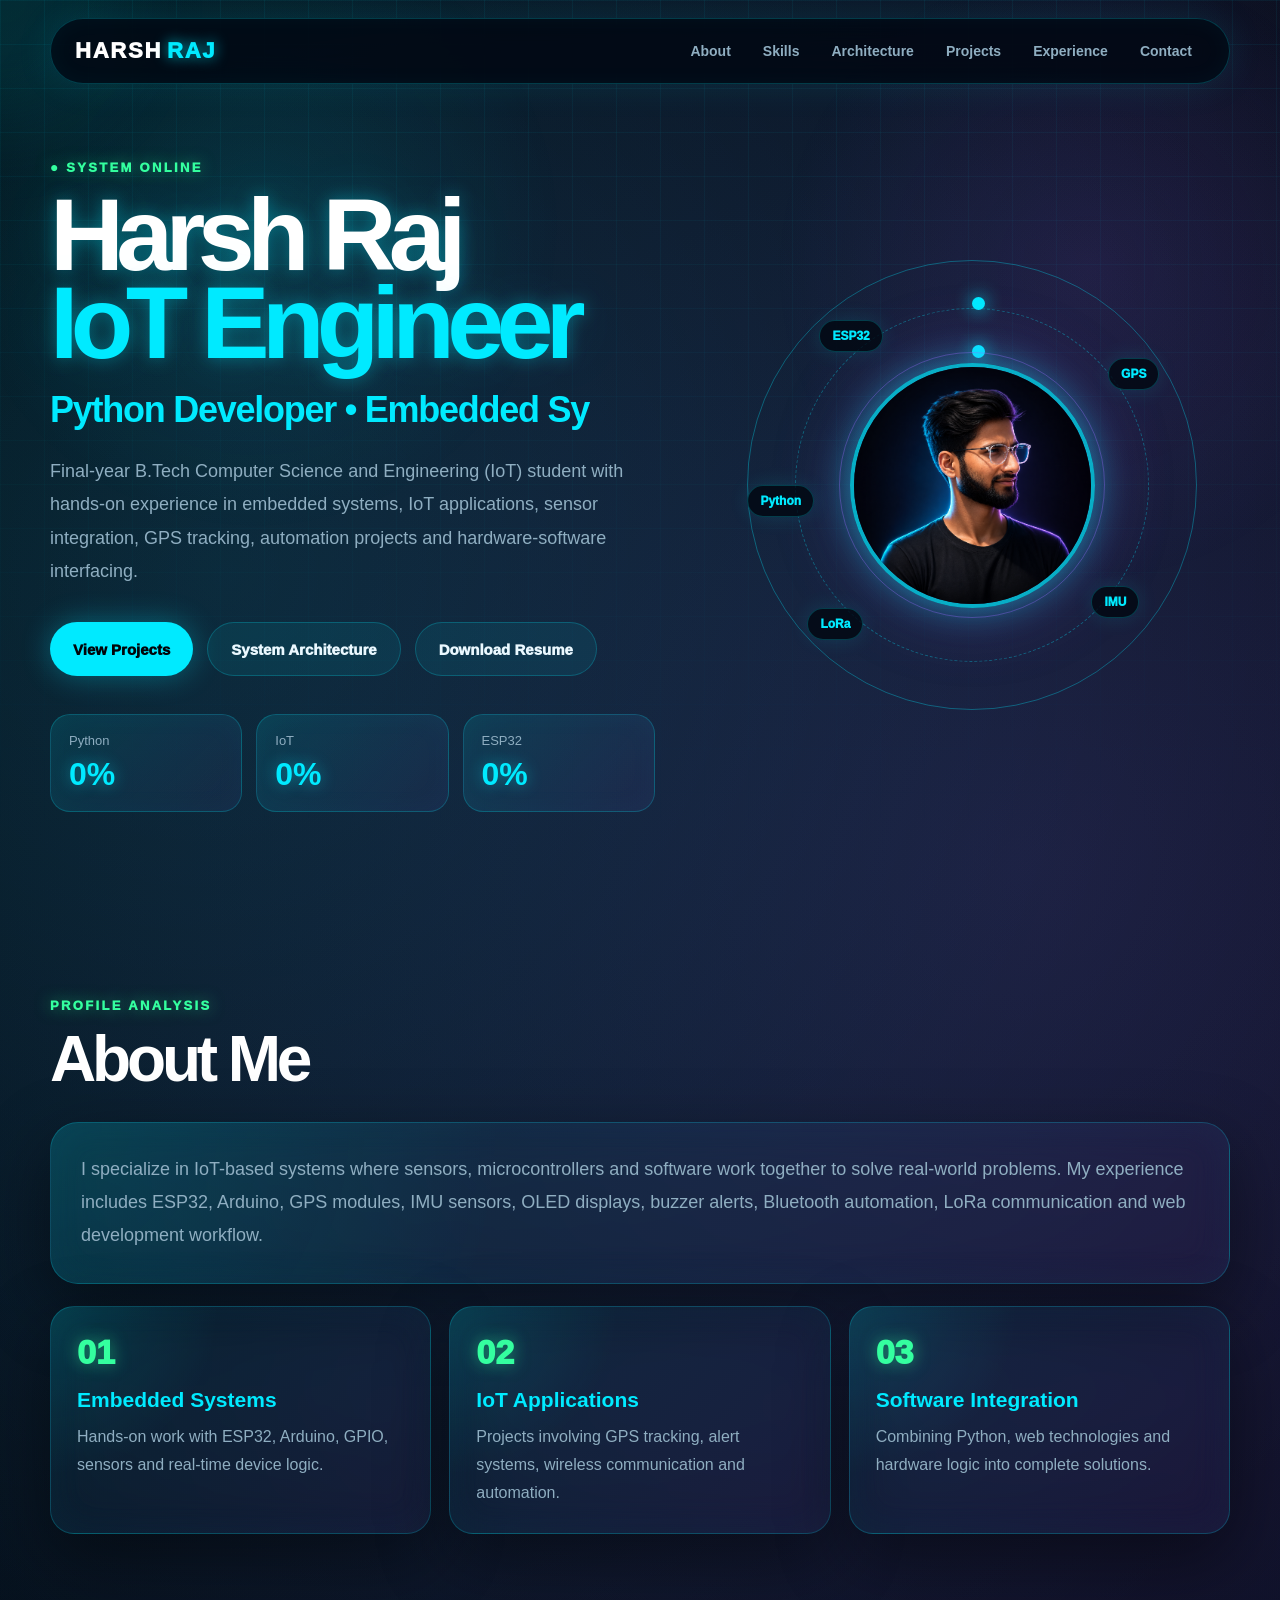
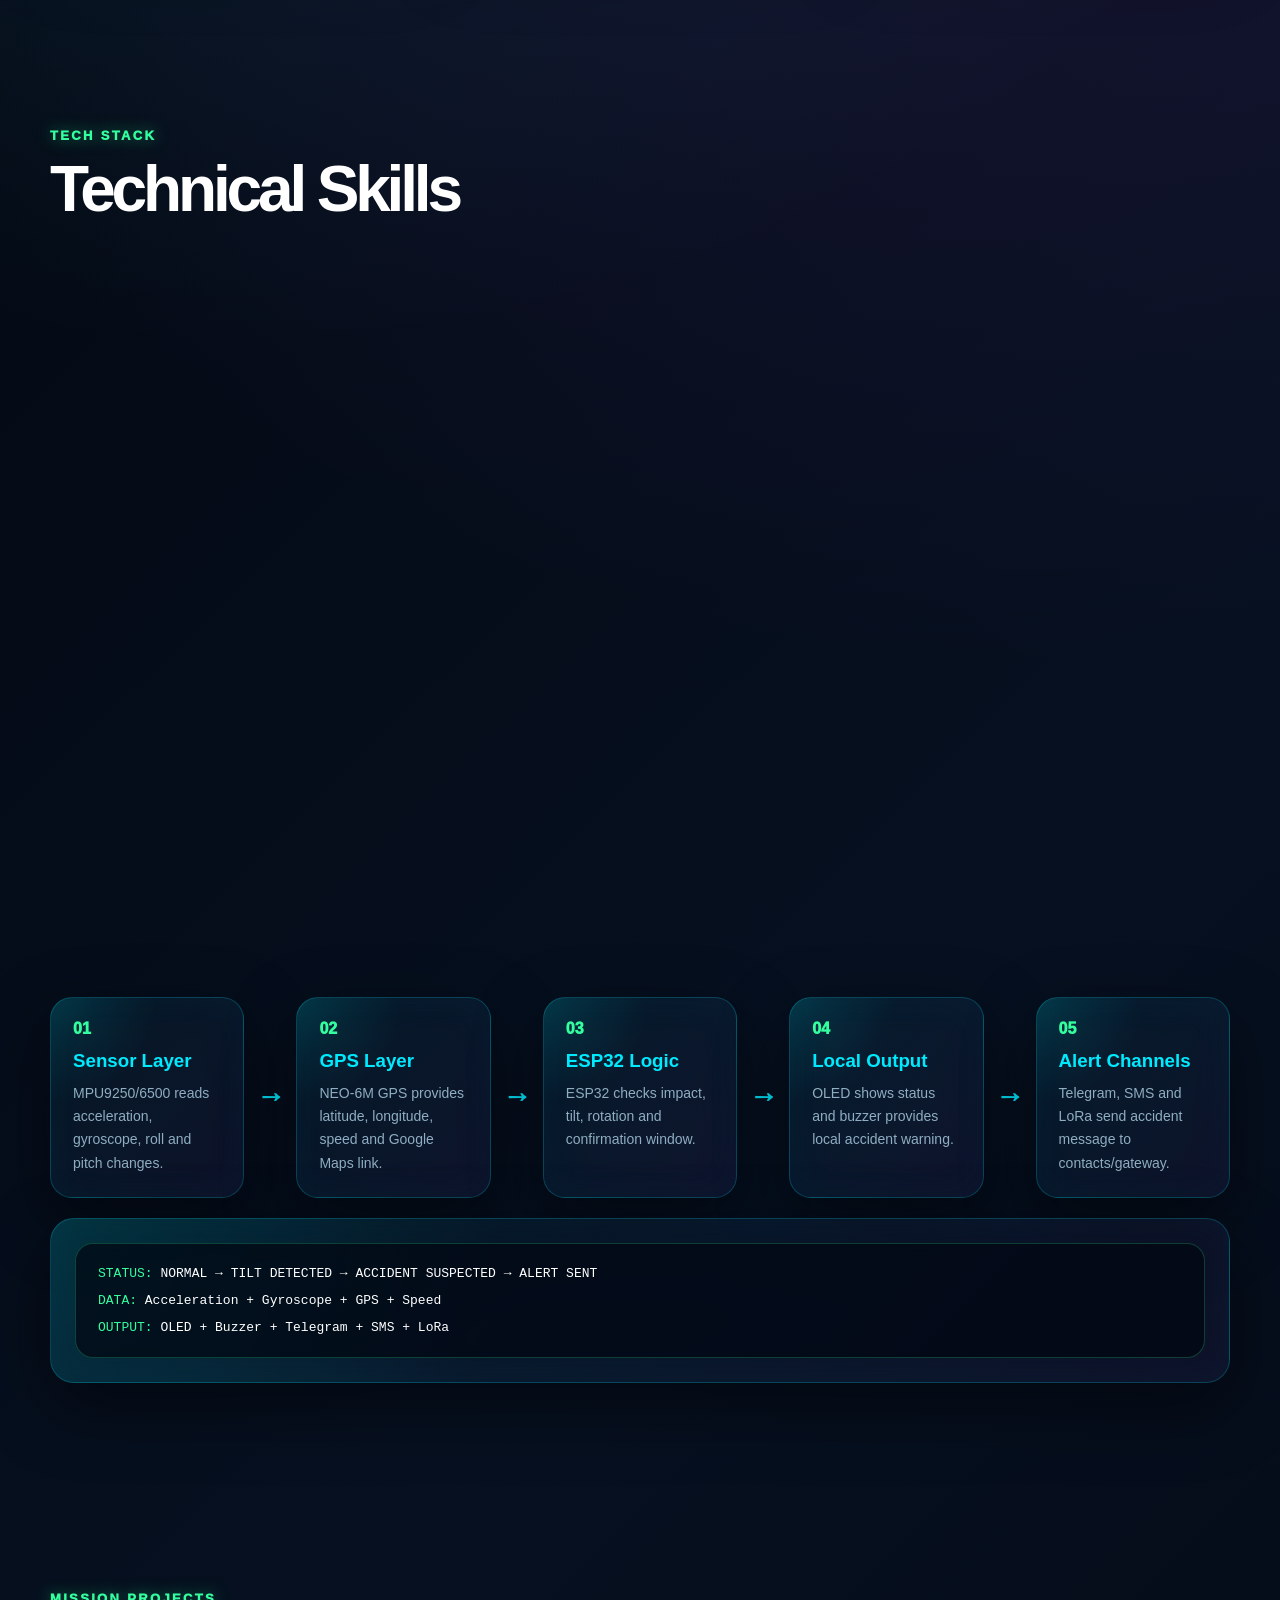
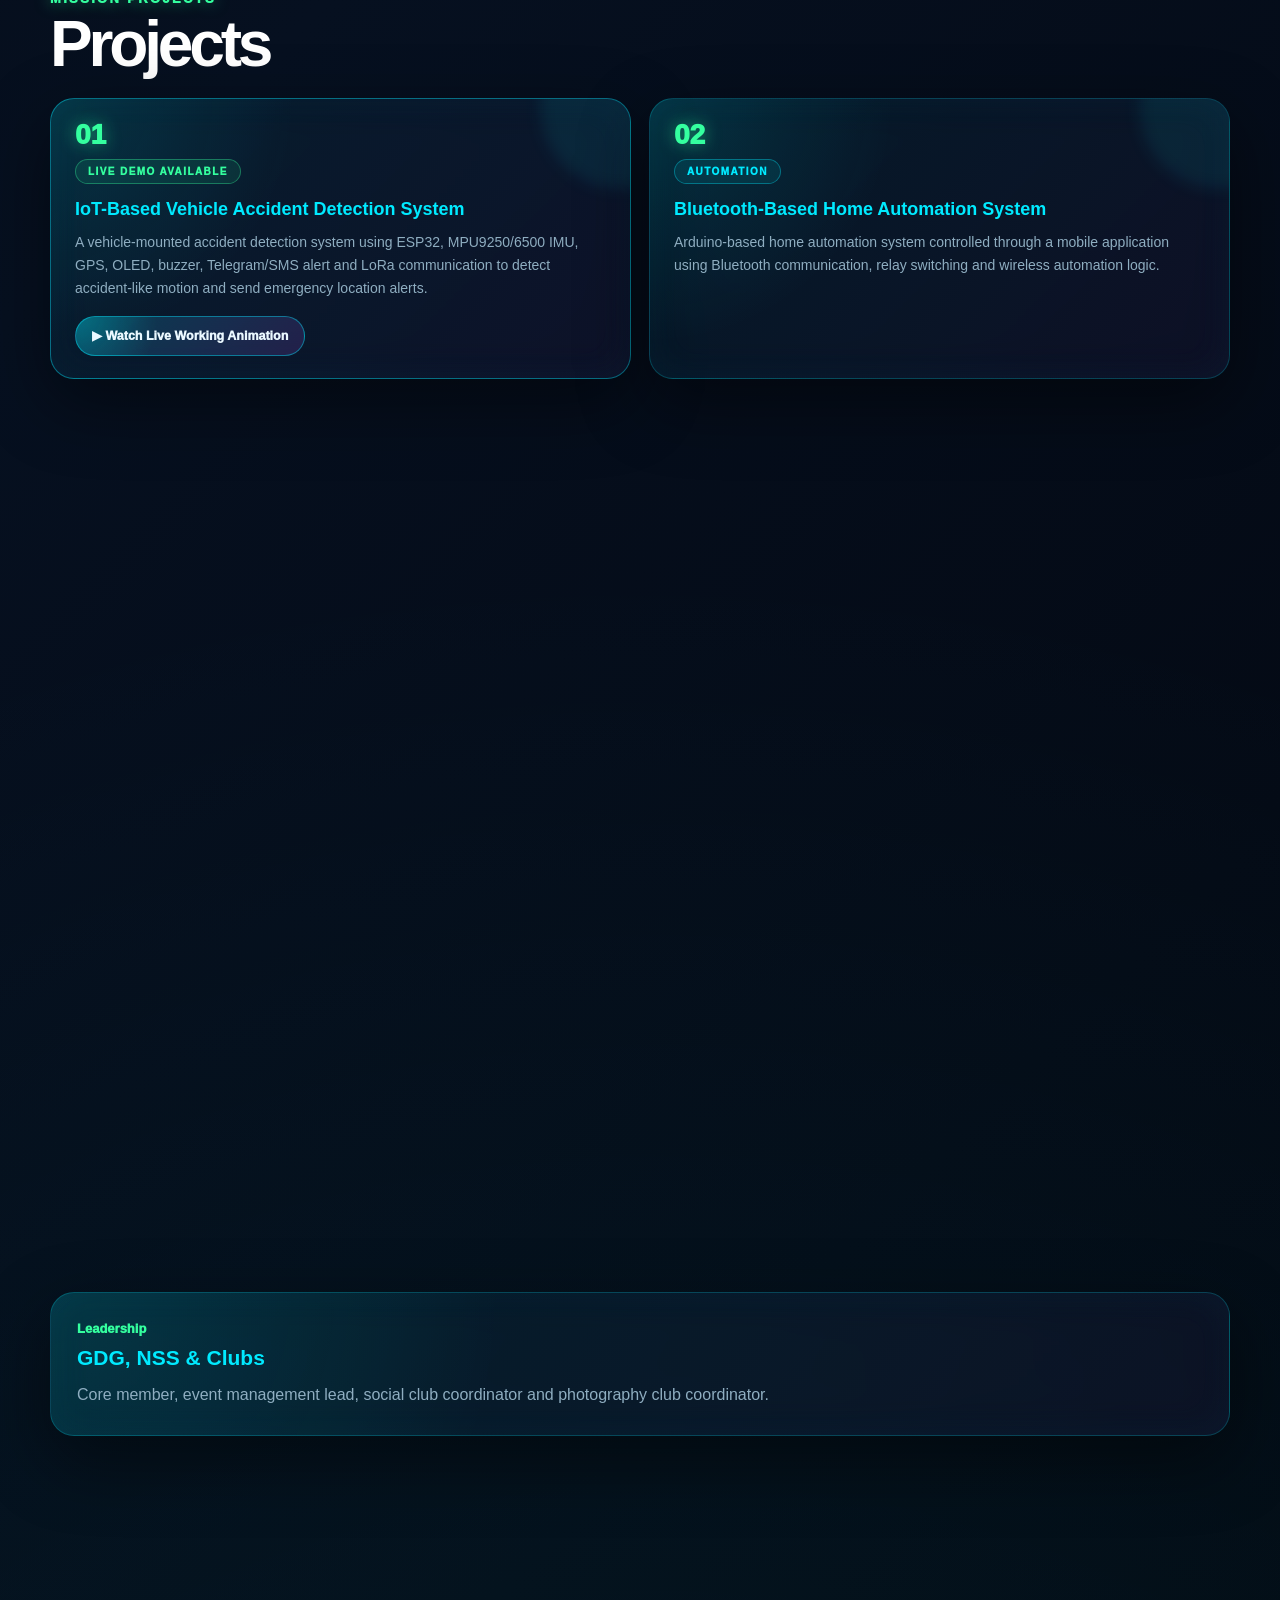
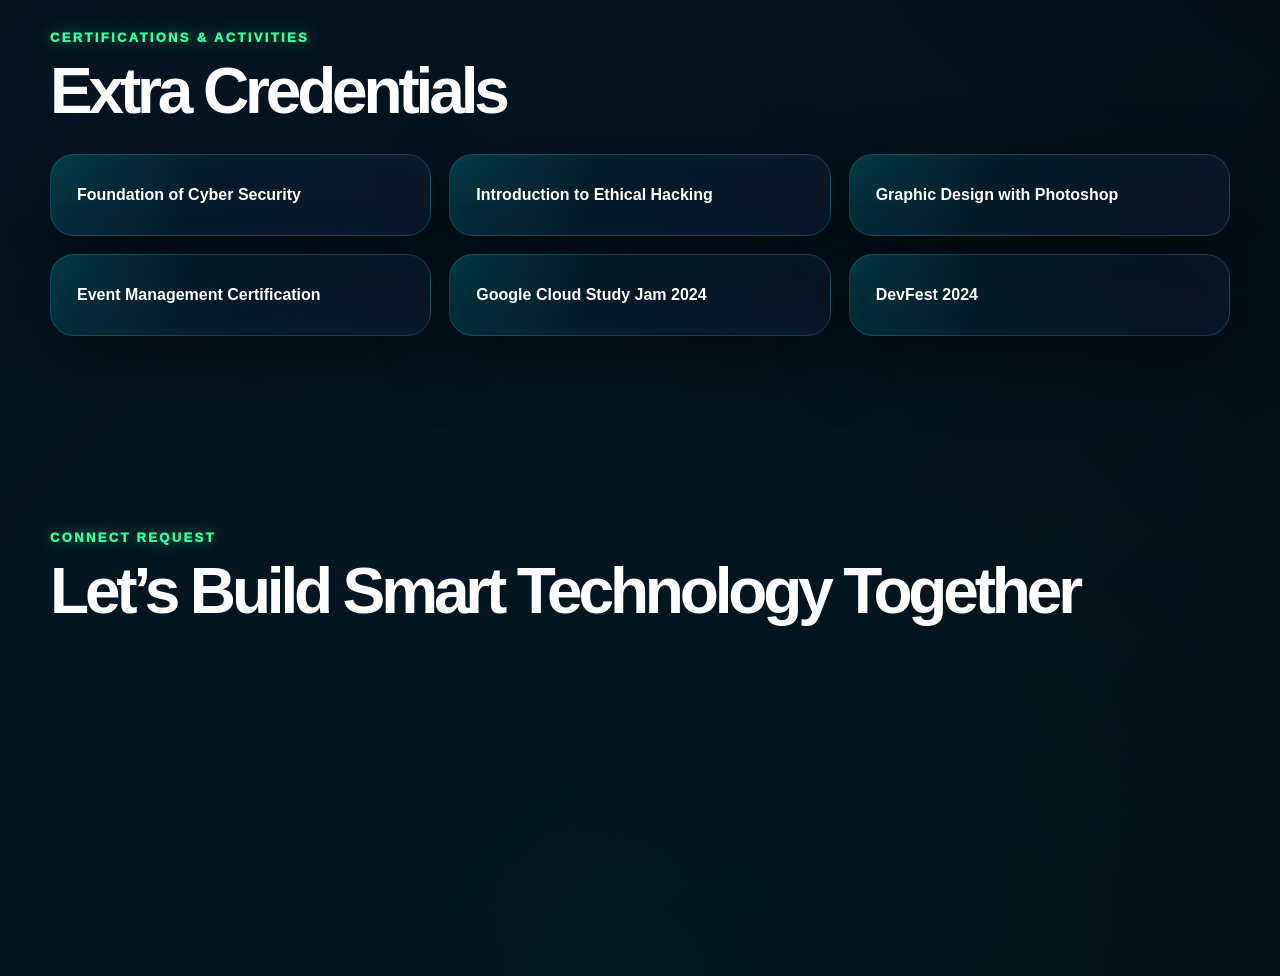
<file: index.html>
<!DOCTYPE html>
<html lang="en" data-theme="dark">
<head>
  <meta charset="UTF-8" />
  <meta name="viewport" content="width=device-width, initial-scale=1.0" />

  <title>Harsh Raj | IoT Engineer Portfolio</title>
  <meta
    name="description"
    content="Futuristic portfolio of Harsh Raj — IoT Engineer, Python Developer, Embedded Systems and Automation Enthusiast."
  />

  <link rel="stylesheet" href="./style.css" />
</head>

<body>
  <div class="bg-grid"></div>
  <div class="bg-noise"></div>
  <div class="scan-line"></div>
  <div class="cursor-glow" id="cursorGlow"></div>

  <header class="site-header" id="siteHeader">
    <nav class="navbar">
      <a href="#home" class="logo">
        HARSH<span>RAJ</span>
      </a>

      <button class="menu-btn" id="menuBtn" aria-label="Open menu">
        <span></span>
        <span></span>
      </button>

      <ul class="nav-links" id="navLinks">
        <li><a href="#about">About</a></li>
        <li><a href="#skills">Skills</a></li>
        <li><a href="#architecture">Architecture</a></li>
        <li><a href="#projects">Projects</a></li>
        <li><a href="#experience">Experience</a></li>
        <li><a href="#contact">Contact</a></li>
      </ul>
    </nav>
  </header>

  <main>
    <!-- HERO -->
    <section class="hero section-block" id="home">
      <div class="hero-content reveal">
        <p class="eyebrow status-text">● SYSTEM ONLINE</p>

        <h1>
          Harsh Raj
          <span>IoT Engineer</span>
        </h1>

        <h2 class="typing-text">Python Developer • Embedded Systems • Automation</h2>

        <p class="hero-desc">
          Final-year B.Tech Computer Science and Engineering (IoT) student with hands-on
          experience in embedded systems, IoT applications, sensor integration, GPS tracking,
          automation projects and hardware-software interfacing.
        </p>

        <div class="hero-actions">
          <a href="#projects" class="btn primary">View Projects</a>
          <a href="#architecture" class="btn secondary">System Architecture</a>
          <a href="./assets/resume.pdf" download class="btn ghost">Download Resume</a>
        </div>

        <div class="hud-stats">
          <div class="stat-card">
            <span>Python</span>
            <strong data-count="92">0%</strong>
          </div>

          <div class="stat-card">
            <span>IoT</span>
            <strong data-count="90">0%</strong>
          </div>

          <div class="stat-card">
            <span>ESP32</span>
            <strong data-count="88">0%</strong>
          </div>
        </div>
      </div>

      <div class="hero-visual reveal delay-2">
        <div class="profile-hud">
          <div class="orbit orbit-1"></div>
          <div class="orbit orbit-2"></div>
          <div class="orbit orbit-3"></div>

          <div class="profile-glow"></div>

          <img src="./assets/harsh-profile.png" alt="Harsh Raj IoT Engineer" class="profile-img" />

          <div class="hud-tag tag-1">ESP32</div>
          <div class="hud-tag tag-2">GPS</div>
          <div class="hud-tag tag-3">IMU</div>
          <div class="hud-tag tag-4">LoRa</div>
          <div class="hud-tag tag-5">Python</div>
        </div>
      </div>
    </section>

    <!-- ABOUT -->
    <section class="section" id="about">
      <p class="section-tag reveal">PROFILE ANALYSIS</p>
      <h2 class="section-title reveal">About Me</h2>

      <div class="about-panel reveal">
        <p>
          I specialize in IoT-based systems where sensors, microcontrollers and software
          work together to solve real-world problems. My experience includes ESP32,
          Arduino, GPS modules, IMU sensors, OLED displays, buzzer alerts, Bluetooth
          automation, LoRa communication and web development workflow.
        </p>
      </div>

      <div class="about-mini-grid">
        <div class="mini-card reveal">
          <span>01</span>
          <h3>Embedded Systems</h3>
          <p>Hands-on work with ESP32, Arduino, GPIO, sensors and real-time device logic.</p>
        </div>

        <div class="mini-card reveal delay-1">
          <span>02</span>
          <h3>IoT Applications</h3>
          <p>Projects involving GPS tracking, alert systems, wireless communication and automation.</p>
        </div>

        <div class="mini-card reveal delay-2">
          <span>03</span>
          <h3>Software Integration</h3>
          <p>Combining Python, web technologies and hardware logic into complete solutions.</p>
        </div>
      </div>
    </section>

    <!-- SKILLS -->
    <section class="section" id="skills">
      <p class="section-tag reveal">TECH STACK</p>
      <h2 class="section-title reveal">Technical Skills</h2>

      <div class="skill-grid">
        <div class="skill-card reveal">
          <div class="skill-icon">⌘</div>
          <h3>Languages</h3>
          <p>Python, C, C++, HTML, CSS</p>
        </div>

        <div class="skill-card reveal delay-1">
          <div class="skill-icon">⚙</div>
          <h3>Embedded & IoT</h3>
          <p>Arduino, ESP32, Microcontroller Programming, Sensor Interfacing</p>
        </div>

        <div class="skill-card reveal delay-2">
          <div class="skill-icon">⇄</div>
          <h3>Protocols</h3>
          <p>I2C, SPI, UART, Wi-Fi, Bluetooth, LoRa</p>
        </div>

        <div class="skill-card reveal">
          <div class="skill-icon">◉</div>
          <h3>Modules</h3>
          <p>GPS Module, IMU Sensor, OLED Display, Buzzer, Bluetooth Module</p>
        </div>

        <div class="skill-card reveal delay-1">
          <div class="skill-icon">▣</div>
          <h3>Tools</h3>
          <p>Arduino IDE, VS Code, Salesforce Trailhead, GitHub Pages</p>
        </div>

        <div class="skill-card reveal delay-2">
          <div class="skill-icon">✦</div>
          <h3>Focus Areas</h3>
          <p>Automation, Sensor Fusion, IoT Cloud, Alert Systems, Web Design</p>
        </div>
      </div>
    </section>

    <!-- SYSTEM ARCHITECTURE -->
    <section class="section architecture-section" id="architecture">
      <p class="section-tag reveal">SYSTEM ARCHITECTURE</p>
      <h2 class="section-title reveal">Accident Detection Working Flow</h2>

      <div class="architecture-grid reveal">
        <div class="arch-card">
          <span>01</span>
          <h3>Sensor Layer</h3>
          <p>MPU9250/6500 reads acceleration, gyroscope, roll and pitch changes.</p>
        </div>

        <div class="arch-arrow">→</div>

        <div class="arch-card">
          <span>02</span>
          <h3>GPS Layer</h3>
          <p>NEO-6M GPS provides latitude, longitude, speed and Google Maps link.</p>
        </div>

        <div class="arch-arrow">→</div>

        <div class="arch-card">
          <span>03</span>
          <h3>ESP32 Logic</h3>
          <p>ESP32 checks impact, tilt, rotation and confirmation window.</p>
        </div>

        <div class="arch-arrow">→</div>

        <div class="arch-card">
          <span>04</span>
          <h3>Local Output</h3>
          <p>OLED shows status and buzzer provides local accident warning.</p>
        </div>

        <div class="arch-arrow">→</div>

        <div class="arch-card">
          <span>05</span>
          <h3>Alert Channels</h3>
          <p>Telegram, SMS and LoRa send accident message to contacts/gateway.</p>
        </div>
      </div>

      <div class="system-panel reveal delay-2">
        <div class="system-screen">
          <p>STATUS: <span>NORMAL → TILT DETECTED → ACCIDENT SUSPECTED → ALERT SENT</span></p>
          <p>DATA: <span>Acceleration + Gyroscope + GPS + Speed</span></p>
          <p>OUTPUT: <span>OLED + Buzzer + Telegram + SMS + LoRa</span></p>
        </div>
      </div>
    </section>

    <!-- PROJECTS -->
    <section class="section" id="projects">
      <p class="section-tag reveal">MISSION PROJECTS</p>
      <h2 class="section-title reveal">Projects</h2>

      <div class="project-grid">
        <article class="project-card featured-project reveal">
          <span class="project-num">01</span>
          <div class="project-badge">LIVE DEMO AVAILABLE</div>

          <h3>IoT-Based Vehicle Accident Detection System</h3>

          <p>
            A vehicle-mounted accident detection system using ESP32, MPU9250/6500 IMU,
            GPS, OLED, buzzer, Telegram/SMS alert and LoRa communication to detect
            accident-like motion and send emergency location alerts.
          </p>

          <div class="project-actions">
            <a href="./accident-animation-v2.html" target="_blank" class="project-demo-btn">
              ▶ Watch Live Working Animation
            </a>
          </div>
        </article>

        <article class="project-card reveal delay-1">
          <span class="project-num">02</span>
          <div class="project-badge alt">AUTOMATION</div>

          <h3>Bluetooth-Based Home Automation System</h3>

          <p>
            Arduino-based home automation system controlled through a mobile application
            using Bluetooth communication, relay switching and wireless automation logic.
          </p>
        </article>

        <article class="project-card reveal delay-2">
          <span class="project-num">03</span>
          <div class="project-badge">LIVE WEBSITE PROJECT</div>

          <h3>Graphic Designer Portfolio Website</h3>

          <p>
            Designed and developed a modern Apple-style creative portfolio website to
            showcase graphic design, video editing, social media creatives, event branding
            and personal creative work using HTML, CSS and JavaScript.
          </p>

          <div class="project-actions">
            <a
              href="https://harsh74raj88.github.io/harsh-raj-Graphic-Designer-portfolio/"
              target="_blank"
              class="project-demo-btn"
            >
              ↗ View Live Graphic Portfolio
            </a>
          </div>
        </article>

        <article class="project-card reveal delay-3">
          <span class="project-num">04</span>
          <div class="project-badge alt">CURRENT PORTFOLIO</div>

          <h3>IoT Engineer Portfolio Website</h3>

          <p>
            Built a futuristic JARVIS HUD-style IoT engineer portfolio website to showcase
            technical skills, embedded systems projects, internships, leadership activities
            and live accident detection animation using HTML, CSS and JavaScript.
          </p>

          <div class="project-actions">
            <a href="./index.html" class="project-demo-btn">
              ↗ View This IoT Portfolio
            </a>
          </div>
        </article>
      </div>
    </section>

    <!-- EXPERIENCE -->
    <section class="section" id="experience">
      <p class="section-tag reveal">EXPERIENCE LOG</p>
      <h2 class="section-title reveal">Internships & Activities</h2>

      <div class="timeline">
        <div class="timeline-item reveal">
          <span>May 2025 – Jun 2025</span>
          <h3>Polytropic Services Pvt. Ltd.</h3>
          <p>Industrial Intern — Web Design Technologies using HTML, CSS and JavaScript.</p>
        </div>

        <div class="timeline-item reveal delay-1">
          <span>Dec 2023 – Jan 2024</span>
          <h3>Salesforce Developer Virtual Internship</h3>
          <p>Completed Trailhead modules covering Apex, APIs, LWC, automation and debugging.</p>
        </div>

        <div class="timeline-item reveal delay-2">
          <span>Leadership</span>
          <h3>GDG, NSS & Clubs</h3>
          <p>Core member, event management lead, social club coordinator and photography club coordinator.</p>
        </div>
      </div>
    </section>

    <!-- CERTIFICATIONS -->
    <section class="section cert-section">
      <p class="section-tag reveal">CERTIFICATIONS & ACTIVITIES</p>
      <h2 class="section-title reveal">Extra Credentials</h2>

      <div class="cert-grid">
        <div class="cert-card reveal">Foundation of Cyber Security</div>
        <div class="cert-card reveal delay-1">Introduction to Ethical Hacking</div>
        <div class="cert-card reveal delay-2">Graphic Design with Photoshop</div>
        <div class="cert-card reveal delay-3">Event Management Certification</div>
        <div class="cert-card reveal">Google Cloud Study Jam 2024</div>
        <div class="cert-card reveal delay-1">DevFest 2024</div>
      </div>
    </section>

    <!-- CONTACT -->
    <section class="section contact" id="contact">
      <p class="section-tag reveal">CONNECT REQUEST</p>
      <h2 class="section-title reveal">Let’s Build Smart Technology Together</h2>

      <div class="contact-panel reveal">
        <a href="mailto:harsh74raj88@gmail.com">✉ harsh74raj88@gmail.com</a>
        <a href="tel:+917488638300">☎ +91 7488638300</a>
        <a href="https://www.linkedin.com/in/harsh-raj-9981b428a/" target="_blank">in LinkedIn Profile</a>
        <a href="https://github.com/harsh74raj88" target="_blank">⌘ GitHub Profile</a>
        <a href="./assets/resume.pdf" download>⬇ Download Resume</a>
        <span>📍 Patna, Bihar, India</span>
      </div>

      <p class="footer-text reveal">
        Designed as a futuristic IoT HUD interface — powered by HTML, CSS and JavaScript.
      </p>
    </section>
  </main>

  <script src="./script.js"></script>
</body>
</html>
</file>
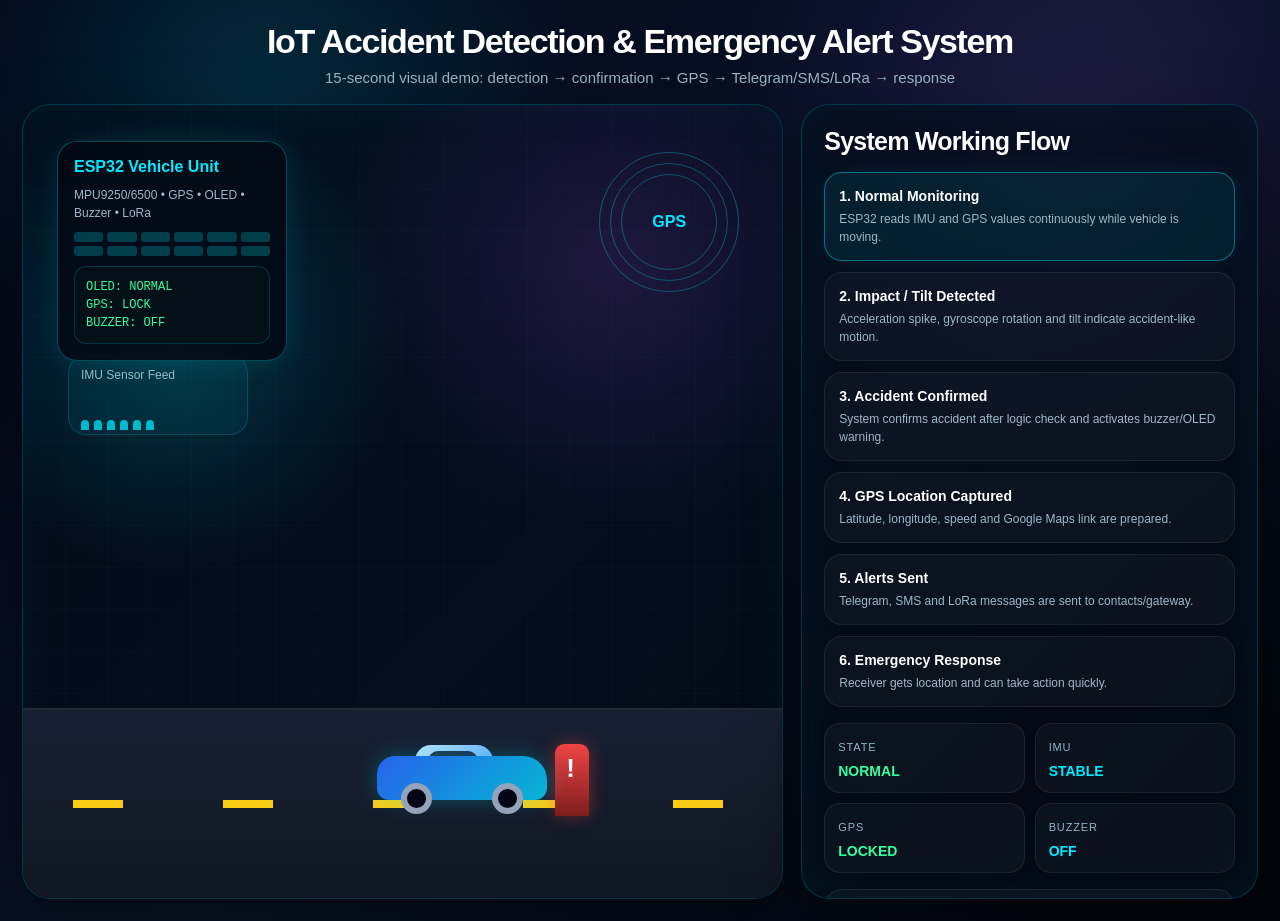
<file: accident-animation-v2.html>
<!DOCTYPE html>
<html lang="en">
<head>
  <meta charset="UTF-8" />
  <meta name="viewport" content="width=device-width, initial-scale=1.0" />
  <title>IoT Accident Detection Animation V2</title>

  <style>
    * {
      margin: 0;
      padding: 0;
      box-sizing: border-box;
      font-family: "Segoe UI", Arial, sans-serif;
    }

    body {
      min-height: 100vh;
      background:
        radial-gradient(circle at 20% 10%, rgba(0, 234, 255, 0.14), transparent 25%),
        radial-gradient(circle at 85% 15%, rgba(168, 85, 247, 0.15), transparent 28%),
        linear-gradient(135deg, #020617, #071225, #02040a);
      color: #eaf8ff;
      overflow: hidden;
      padding: 22px;
    }

    .demo-title {
      text-align: center;
      margin-bottom: 18px;
    }

    .demo-title h1 {
      font-size: 34px;
      color: #ffffff;
      letter-spacing: -0.04em;
    }

    .demo-title p {
      color: #9db8c9;
      margin-top: 8px;
      font-size: 15px;
    }

    .demo-layout {
      width: min(1320px, 100%);
      height: calc(100vh - 105px);
      margin: 0 auto;
      display: grid;
      grid-template-columns: 1.25fr 0.75fr;
      gap: 18px;
    }

    .scene,
    .dashboard {
      position: relative;
      border-radius: 28px;
      border: 1px solid rgba(0, 234, 255, 0.20);
      background: rgba(4, 12, 24, 0.72);
      backdrop-filter: blur(20px);
      overflow: hidden;
      box-shadow:
        0 24px 70px rgba(0, 0, 0, 0.42),
        inset 0 0 50px rgba(0, 234, 255, 0.05);
    }

    .scene {
      height: 100%;
    }

    .grid {
      position: absolute;
      inset: 0;
      background-image:
        linear-gradient(rgba(0,234,255,0.05) 1px, transparent 1px),
        linear-gradient(90deg, rgba(0,234,255,0.05) 1px, transparent 1px);
      background-size: 42px 42px;
      opacity: 0.55;
    }

    .sky-glow {
      position: absolute;
      inset: 0;
      background:
        radial-gradient(circle at 20% 30%, rgba(0,234,255,0.18), transparent 28%),
        radial-gradient(circle at 78% 20%, rgba(168,85,247,0.16), transparent 32%);
    }

    .road {
      position: absolute;
      left: 0;
      bottom: 0;
      width: 100%;
      height: 190px;
      background: linear-gradient(#172033, #101722);
      border-top: 2px solid rgba(255,255,255,0.08);
      overflow: hidden;
    }

    .road::before {
      content: "";
      position: absolute;
      top: 50%;
      left: 0;
      width: 200%;
      height: 8px;
      transform: translateY(-50%);
      background: repeating-linear-gradient(
        to right,
        transparent 0 50px,
        #facc15 50px 100px,
        transparent 100px 150px
      );
      animation: roadMove 1.2s linear infinite;
    }

    @keyframes roadMove {
      from { transform: translateY(-50%) translateX(0); }
      to { transform: translateY(-50%) translateX(-150px); }
    }

    .device {
      position: absolute;
      top: 36px;
      left: 34px;
      width: 230px;
      padding: 16px;
      border-radius: 20px;
      border: 1px solid rgba(0,234,255,0.28);
      background: rgba(3, 10, 21, 0.88);
      box-shadow: 0 0 28px rgba(0,234,255,0.12);
      z-index: 5;
    }

    .device h3 {
      color: #00eaff;
      font-size: 16px;
      margin-bottom: 10px;
    }

    .chip {
      display: grid;
      grid-template-columns: repeat(6, 1fr);
      gap: 4px;
      margin: 10px 0;
    }

    .chip span {
      height: 10px;
      background: rgba(0,234,255,0.22);
      border-radius: 3px;
      animation: chipBlink 1.4s infinite;
    }

    .chip span:nth-child(2n) {
      animation-delay: 0.4s;
    }

    @keyframes chipBlink {
      0%, 100% { opacity: 0.3; }
      50% { opacity: 1; }
    }

    .oled {
      margin-top: 10px;
      padding: 11px;
      border-radius: 12px;
      border: 1px solid rgba(0,234,255,0.18);
      background: #031018;
      color: #32ff9f;
      font-family: monospace;
      font-size: 12px;
      line-height: 1.5;
    }

    .sensor-wave {
      position: absolute;
      top: 250px;
      left: 45px;
      width: 180px;
      height: 80px;
      border-radius: 18px;
      border: 1px solid rgba(0,234,255,0.18);
      background: rgba(0, 234, 255, 0.05);
      z-index: 4;
      padding: 12px;
    }

    .sensor-wave p {
      color: #9db8c9;
      font-size: 12px;
      margin-bottom: 10px;
    }

    .bars {
      display: flex;
      align-items: flex-end;
      gap: 5px;
      height: 38px;
    }

    .bars span {
      width: 8px;
      height: 10px;
      border-radius: 999px 999px 0 0;
      background: #00eaff;
      opacity: 0.75;
      animation: normalBars 1s infinite;
    }

    .bars span:nth-child(2) { animation-delay: 0.1s; }
    .bars span:nth-child(3) { animation-delay: 0.2s; }
    .bars span:nth-child(4) { animation-delay: 0.3s; }
    .bars span:nth-child(5) { animation-delay: 0.4s; }
    .bars span:nth-child(6) { animation-delay: 0.5s; }

    @keyframes normalBars {
      0%, 100% { height: 12px; }
      50% { height: 32px; }
    }

    .gps {
      position: absolute;
      top: 58px;
      right: 54px;
      width: 118px;
      height: 118px;
      border-radius: 50%;
      border: 1px solid rgba(0,234,255,0.30);
      display: grid;
      place-items: center;
      color: #00eaff;
      font-weight: 900;
      z-index: 4;
    }

    .gps::before,
    .gps::after {
      content: "";
      position: absolute;
      inset: 10px;
      border-radius: 50%;
      border: 1px solid rgba(0,234,255,0.30);
      animation: gpsPulse 2s linear infinite;
    }

    .gps::after {
      inset: -12px;
      animation-delay: 0.8s;
    }

    @keyframes gpsPulse {
      from { transform: scale(0.65); opacity: 1; }
      to { transform: scale(1.35); opacity: 0; }
    }

    .obstacle {
      position: absolute;
      right: 185px;
      bottom: 82px;
      width: 50px;
      height: 72px;
      z-index: 7;
    }

    .obstacle::before {
      content: "";
      position: absolute;
      bottom: 0;
      left: 8px;
      width: 34px;
      height: 72px;
      border-radius: 9px 9px 0 0;
      background: linear-gradient(#ef4444, #7f1d1d);
      box-shadow: 0 0 18px rgba(239,68,68,0.4);
    }

    .obstacle::after {
      content: "!";
      position: absolute;
      left: 19px;
      top: 9px;
      color: #ffffff;
      font-size: 26px;
      font-weight: 900;
    }

    .car {
      position: absolute;
      left: -190px;
      bottom: 84px;
      width: 170px;
      height: 75px;
      z-index: 9;
    }

    .car-body {
      position: absolute;
      bottom: 14px;
      width: 170px;
      height: 44px;
      border-radius: 18px 24px 12px 12px;
      background: linear-gradient(135deg, #2563eb, #06b6d4);
      box-shadow: 0 0 22px rgba(0,234,255,0.25);
    }

    .car-top {
      position: absolute;
      left: 38px;
      bottom: 43px;
      width: 78px;
      height: 26px;
      border-radius: 16px 16px 5px 5px;
      background: linear-gradient(135deg, #bae6fd, #60a5fa);
    }

    .window {
      position: absolute;
      left: 51px;
      bottom: 46px;
      width: 50px;
      height: 17px;
      border-radius: 10px 10px 3px 3px;
      background: rgba(2, 6, 23, 0.80);
    }

    .wheel {
      position: absolute;
      bottom: 0;
      width: 31px;
      height: 31px;
      border-radius: 50%;
      background: #020617;
      border: 6px solid #94a3b8;
      animation: wheelSpin 0.45s linear infinite;
    }

    .wheel.one { left: 24px; }
    .wheel.two { right: 24px; }

    @keyframes wheelSpin {
      to { transform: rotate(360deg); }
    }

    .car.drive {
      animation: drive 5.8s linear forwards;
    }

    @keyframes drive {
      to { left: calc(100% - 405px); }
    }

    .car.crashed {
      left: calc(100% - 405px);
      animation: crash 0.55s ease-in-out 5;
    }

    .car.crashed .wheel {
      animation-play-state: paused;
    }

    @keyframes crash {
      0% { transform: translate(0,0) rotate(0deg); }
      25% { transform: translate(-7px,2px) rotate(-4deg); }
      50% { transform: translate(5px,-2px) rotate(3deg); }
      75% { transform: translate(-4px,2px) rotate(-2deg); }
      100% { transform: translate(0,0) rotate(0deg); }
    }

    .impact {
      position: absolute;
      right: 238px;
      bottom: 120px;
      width: 0;
      height: 0;
      opacity: 0;
      z-index: 12;
    }

    .impact.show {
      opacity: 1;
    }

    .impact span {
      position: absolute;
      width: 6px;
      height: 50px;
      border-radius: 999px;
      background: linear-gradient(#ffffff, #f97316, transparent);
      transform-origin: bottom;
    }

    .impact span:nth-child(1) { transform: rotate(-65deg); }
    .impact span:nth-child(2) { transform: rotate(-30deg); }
    .impact span:nth-child(3) { transform: rotate(5deg); }
    .impact span:nth-child(4) { transform: rotate(42deg); }
    .impact span:nth-child(5) { transform: rotate(72deg); }

    .signal-line {
      position: absolute;
      left: 260px;
      top: 115px;
      width: 0;
      height: 2px;
      background: linear-gradient(to right, #00eaff, #34ff9f);
      box-shadow: 0 0 16px rgba(0,234,255,0.8);
      z-index: 6;
    }

    .signal-line.send {
      animation: sendSignal 1.8s ease forwards;
    }

    @keyframes sendSignal {
      to { width: 455px; }
    }

    .phone {
      position: absolute;
      right: 38px;
      bottom: 32px;
      width: 175px;
      height: 305px;
      border-radius: 26px;
      border: 2px solid rgba(255,255,255,0.12);
      background: #050b14;
      box-shadow: 0 20px 45px rgba(0,0,0,0.45);
      transform: translateY(24px);
      opacity: 0;
      transition: 0.5s ease;
      z-index: 15;
      overflow: hidden;
    }

    .phone.show {
      opacity: 1;
      transform: translateY(0);
    }

    .phone .top {
      height: 30px;
      display: grid;
      place-items: center;
    }

    .notch {
      width: 60px;
      height: 8px;
      border-radius: 999px;
      background: #172033;
    }

    .message {
      margin: 12px;
      padding: 12px;
      border-radius: 16px;
      background: rgba(0,234,255,0.09);
      border: 1px solid rgba(0,234,255,0.18);
    }

    .message h4 {
      color: #34ff9f;
      font-size: 14px;
      margin-bottom: 8px;
    }

    .message p {
      color: #dff6ff;
      font-size: 12px;
      line-height: 1.55;
      margin-bottom: 5px;
    }

    .lora {
      position: absolute;
      right: 260px;
      top: 205px;
      width: 165px;
      padding: 14px;
      border-radius: 18px;
      border: 1px solid rgba(168,85,247,0.35);
      background: rgba(19, 10, 34, 0.80);
      opacity: 0;
      transform: translateY(12px);
      transition: 0.5s ease;
      z-index: 8;
    }

    .lora.show {
      opacity: 1;
      transform: translateY(0);
    }

    .lora h4 {
      color: #c084fc;
      font-size: 14px;
      margin-bottom: 8px;
    }

    .lora p {
      color: #dac9ef;
      font-size: 12px;
      line-height: 1.5;
    }

    .ambulance {
      position: absolute;
      left: -170px;
      bottom: 88px;
      width: 150px;
      height: 64px;
      z-index: 10;
      opacity: 0;
    }

    .ambulance.show {
      opacity: 1;
      animation: ambulanceMove 3s linear forwards;
    }

    @keyframes ambulanceMove {
      to { left: 78%; }
    }

    .amb-body {
      position: absolute;
      bottom: 12px;
      width: 150px;
      height: 42px;
      border-radius: 10px;
      background: linear-gradient(135deg, #ffffff, #cbd5e1);
      border: 2px solid #ef4444;
    }

    .amb-body::before {
      content: "+";
      position: absolute;
      left: 60px;
      top: 4px;
      color: #ef4444;
      font-size: 30px;
      font-weight: 900;
    }

    .siren {
      position: absolute;
      top: 0;
      left: 62px;
      width: 24px;
      height: 12px;
      border-radius: 8px 8px 0 0;
      background: #ef4444;
      box-shadow: 0 0 16px #ef4444;
      animation: sirenBlink 0.45s infinite;
    }

    @keyframes sirenBlink {
      0%, 100% { opacity: 0.35; }
      50% { opacity: 1; }
    }

    .amb-wheel {
      position: absolute;
      bottom: 0;
      width: 25px;
      height: 25px;
      border-radius: 50%;
      background: #020617;
      border: 5px solid #64748b;
    }

    .amb-wheel.a { left: 24px; }
    .amb-wheel.b { right: 24px; }

    .dashboard {
      padding: 22px;
    }

    .dashboard h2 {
      font-size: 25px;
      color: #ffffff;
      margin-bottom: 16px;
      letter-spacing: -0.03em;
    }

    .step {
      padding: 14px;
      border-radius: 18px;
      border: 1px solid rgba(255,255,255,0.07);
      background: rgba(255,255,255,0.035);
      margin-bottom: 11px;
      transition: 0.35s ease;
    }

    .step.active {
      border-color: rgba(0,234,255,0.42);
      background: rgba(0,234,255,0.08);
      box-shadow: 0 0 25px rgba(0,234,255,0.08);
    }

    .step b {
      color: #ffffff;
      font-size: 14px;
    }

    .step p {
      color: #9db8c9;
      margin-top: 5px;
      font-size: 12px;
      line-height: 1.5;
    }

    .status-grid {
      display: grid;
      grid-template-columns: repeat(2, 1fr);
      gap: 10px;
      margin-top: 16px;
    }

    .status-box {
      padding: 13px;
      border-radius: 16px;
      border: 1px solid rgba(255,255,255,0.07);
      background: rgba(255,255,255,0.035);
    }

    .status-box span {
      color: #8fb6c9;
      font-size: 11px;
      text-transform: uppercase;
      letter-spacing: 0.08em;
    }

    .status-box strong {
      display: block;
      margin-top: 8px;
      color: #ffffff;
      font-size: 14px;
    }

    .green { color: #34ff9f !important; }
    .yellow { color: #facc15 !important; }
    .red { color: #fb7185 !important; }
    .cyan { color: #00eaff !important; }

    .progress {
      margin-top: 16px;
      padding: 14px;
      border-radius: 18px;
      background: rgba(255,255,255,0.035);
      border: 1px solid rgba(255,255,255,0.07);
    }

    .progress p {
      color: #9db8c9;
      font-size: 12px;
      margin-bottom: 10px;
    }

    .bar {
      height: 10px;
      border-radius: 999px;
      background: rgba(255,255,255,0.08);
      overflow: hidden;
    }

    .fill {
      width: 0%;
      height: 100%;
      border-radius: 999px;
      background: linear-gradient(to right, #00eaff, #34ff9f, #a855f7);
      box-shadow: 0 0 20px rgba(0,234,255,0.40);
    }

    .fill.run {
      animation: progress 15s linear forwards;
    }

    @keyframes progress {
      to { width: 100%; }
    }

    .note {
      margin-top: 14px;
      color: #8faec1;
      font-size: 12px;
      line-height: 1.6;
    }

    @media (max-width: 1000px) {
      body {
        overflow: auto;
      }

      .demo-layout {
        height: auto;
        grid-template-columns: 1fr;
      }

      .scene {
        height: 560px;
      }
    }
  </style>
</head>

<body>
  <div class="demo-title">
    <h1>IoT Accident Detection & Emergency Alert System</h1>
    <p>15-second visual demo: detection → confirmation → GPS → Telegram/SMS/LoRa → response</p>
  </div>

  <div class="demo-layout">
    <section class="scene">
      <div class="grid"></div>
      <div class="sky-glow"></div>

      <div class="device">
        <h3>ESP32 Vehicle Unit</h3>
        <p style="color:#9db8c9;font-size:12px;line-height:1.5;">
          MPU9250/6500 • GPS • OLED • Buzzer • LoRa
        </p>
        <div class="chip">
          <span></span><span></span><span></span><span></span><span></span><span></span>
          <span></span><span></span><span></span><span></span><span></span><span></span>
        </div>
        <div class="oled" id="oled">
          OLED: NORMAL<br>
          GPS: LOCK<br>
          BUZZER: OFF
        </div>
      </div>

      <div class="sensor-wave">
        <p>IMU Sensor Feed</p>
        <div class="bars" id="bars">
          <span></span><span></span><span></span><span></span><span></span><span></span>
        </div>
      </div>

      <div class="gps">GPS</div>

      <div class="signal-line" id="signalLine"></div>

      <div class="lora" id="lora">
        <h4>LoRa Gateway</h4>
        <p>Accident packet received locally through RF link.</p>
      </div>

      <div class="phone" id="phone">
        <div class="top"><div class="notch"></div></div>
        <div class="message">
          <h4>Emergency Alert</h4>
          <p>ACCIDENT CONFIRMED</p>
          <p>Lat: 25.6123</p>
          <p>Lon: 85.1437</p>
          <p>Google Maps link sent</p>
        </div>
      </div>

      <div class="car" id="car">
        <div class="car-top"></div>
        <div class="window"></div>
        <div class="car-body"></div>
        <div class="wheel one"></div>
        <div class="wheel two"></div>
      </div>

      <div class="impact" id="impact">
        <span></span><span></span><span></span><span></span><span></span>
      </div>

      <div class="obstacle"></div>

      <div class="ambulance" id="ambulance">
        <div class="siren"></div>
        <div class="amb-body"></div>
        <div class="amb-wheel a"></div>
        <div class="amb-wheel b"></div>
      </div>

      <div class="road"></div>
    </section>

    <aside class="dashboard">
      <h2>System Working Flow</h2>

      <div class="step active" id="s1">
        <b>1. Normal Monitoring</b>
        <p>ESP32 reads IMU and GPS values continuously while vehicle is moving.</p>
      </div>

      <div class="step" id="s2">
        <b>2. Impact / Tilt Detected</b>
        <p>Acceleration spike, gyroscope rotation and tilt indicate accident-like motion.</p>
      </div>

      <div class="step" id="s3">
        <b>3. Accident Confirmed</b>
        <p>System confirms accident after logic check and activates buzzer/OLED warning.</p>
      </div>

      <div class="step" id="s4">
        <b>4. GPS Location Captured</b>
        <p>Latitude, longitude, speed and Google Maps link are prepared.</p>
      </div>

      <div class="step" id="s5">
        <b>5. Alerts Sent</b>
        <p>Telegram, SMS and LoRa messages are sent to contacts/gateway.</p>
      </div>

      <div class="step" id="s6">
        <b>6. Emergency Response</b>
        <p>Receiver gets location and can take action quickly.</p>
      </div>

      <div class="status-grid">
        <div class="status-box">
          <span>State</span>
          <strong id="state" class="green">NORMAL</strong>
        </div>
        <div class="status-box">
          <span>IMU</span>
          <strong id="imu" class="cyan">STABLE</strong>
        </div>
        <div class="status-box">
          <span>GPS</span>
          <strong id="gpsStatus" class="green">LOCKED</strong>
        </div>
        <div class="status-box">
          <span>Buzzer</span>
          <strong id="buzzer" class="cyan">OFF</strong>
        </div>
      </div>

      <div class="progress">
        <p>15-second animation progress</p>
        <div class="bar">
          <div class="fill" id="fill"></div>
        </div>
      </div>

      <p class="note">
        Demo shows the complete project idea in a short visual story:
        accident event, sensor fusion, GPS tracking, local warning and multi-channel alert delivery.
      </p>
    </aside>
  </div>

  <script>
    const car = document.getElementById("car");
    const impact = document.getElementById("impact");
    const oled = document.getElementById("oled");
    const phone = document.getElementById("phone");
    const lora = document.getElementById("lora");
    const signalLine = document.getElementById("signalLine");
    const ambulance = document.getElementById("ambulance");
    const fill = document.getElementById("fill");

    const state = document.getElementById("state");
    const imu = document.getElementById("imu");
    const gpsStatus = document.getElementById("gpsStatus");
    const buzzer = document.getElementById("buzzer");

    const steps = ["s1", "s2", "s3", "s4", "s5", "s6"].map(id => document.getElementById(id));

    function setStep(index) {
      steps.forEach(step => step.classList.remove("active"));
      steps[index].classList.add("active");
    }

    function resetDemo() {
      car.className = "car";
      impact.classList.remove("show");
      phone.classList.remove("show");
      lora.classList.remove("show");
      signalLine.classList.remove("send");
      ambulance.classList.remove("show");
      fill.classList.remove("run");

      state.textContent = "NORMAL";
      state.className = "green";

      imu.textContent = "STABLE";
      imu.className = "cyan";

      gpsStatus.textContent = "LOCKED";
      gpsStatus.className = "green";

      buzzer.textContent = "OFF";
      buzzer.className = "cyan";

      oled.innerHTML = "OLED: NORMAL<br>GPS: LOCK<br>BUZZER: OFF";

      setStep(0);

      void car.offsetWidth;
      void fill.offsetWidth;
      void signalLine.offsetWidth;
    }

    function runDemo() {
      resetDemo();

      setTimeout(() => {
        car.classList.add("drive");
        fill.classList.add("run");
      }, 200);

      setTimeout(() => {
        setStep(1);
        state.textContent = "TILT DETECTED";
        state.className = "yellow";
        imu.textContent = "SPIKE FOUND";
        imu.className = "yellow";
        oled.innerHTML = "OLED: TILT DETECTED<br>IMU: HIGH ROTATION<br>CHECKING...";
      }, 5600);

      setTimeout(() => {
        car.classList.remove("drive");
        car.classList.add("crashed");
        impact.classList.add("show");
      }, 6000);

      setTimeout(() => {
        impact.classList.remove("show");
      }, 7000);

      setTimeout(() => {
        setStep(2);
        state.textContent = "ACCIDENT";
        state.className = "red";
        buzzer.textContent = "ON";
        buzzer.className = "red";
        oled.innerHTML = "OLED: ACCIDENT!<br>BUZZER: ON<br>ALERT: WAIT...";
      }, 7800);

      setTimeout(() => {
        setStep(3);
        gpsStatus.textContent = "LOCATION READY";
        gpsStatus.className = "green";
        oled.innerHTML = "OLED: GPS READY<br>LAT: 25.6123<br>LON: 85.1437";
      }, 9600);

      setTimeout(() => {
        setStep(4);
        signalLine.classList.add("send");
        phone.classList.add("show");
        lora.classList.add("show");
        oled.innerHTML = "OLED: ALERT SENT<br>TELEGRAM: OK<br>SMS/LORA: OK";
      }, 11200);

      setTimeout(() => {
        setStep(5);
        ambulance.classList.add("show");
      }, 12400);

      setTimeout(() => {
        runDemo();
      }, 15000);
    }

    runDemo();
  </script>
</body>
</html>
</file>
<file: style.css>
:root {
  --bg: #020409;
  --bg-2: #061020;
  --cyan: #00eaff;
  --cyan-soft: rgba(0, 234, 255, 0.14);
  --green: #34ff9f;
  --purple: #a855f7;
  --text: #eaf8ff;
  --muted: #8faec1;
  --card: rgba(5, 15, 30, 0.72);
  --line: rgba(0, 234, 255, 0.22);
  --line-strong: rgba(0, 234, 255, 0.42);
  --radius: 28px;
  --shadow: 0 24px 70px rgba(0, 0, 0, 0.45);
}

* {
  margin: 0;
  padding: 0;
  box-sizing: border-box;
}

html {
  scroll-behavior: smooth;
}

body {
  min-height: 100vh;
  font-family: "Segoe UI", Arial, sans-serif;
  background:
    radial-gradient(circle at 18% 10%, rgba(0, 234, 255, 0.14), transparent 26%),
    radial-gradient(circle at 80% 15%, rgba(168, 85, 247, 0.16), transparent 28%),
    radial-gradient(circle at 50% 100%, rgba(0, 234, 255, 0.08), transparent 35%),
    linear-gradient(135deg, var(--bg), var(--bg-2), #02040a);
  color: var(--text);
  overflow-x: hidden;
}

a {
  color: inherit;
  text-decoration: none;
}

.bg-grid {
  position: fixed;
  inset: 0;
  z-index: -5;
  background-image:
    linear-gradient(rgba(0, 234, 255, 0.06) 1px, transparent 1px),
    linear-gradient(90deg, rgba(0, 234, 255, 0.06) 1px, transparent 1px);
  background-size: 44px 44px;
  mask-image: linear-gradient(to bottom, black, transparent 94%);
}

.bg-noise {
  position: fixed;
  inset: 0;
  z-index: -4;
  background:
    radial-gradient(circle at 20% 25%, rgba(0,234,255,0.10), transparent 25%),
    radial-gradient(circle at 85% 30%, rgba(168,85,247,0.10), transparent 25%);
  pointer-events: none;
}

.scan-line {
  position: fixed;
  left: 0;
  top: -180px;
  width: 100%;
  height: 160px;
  z-index: -3;
  background: linear-gradient(to bottom, transparent, rgba(0, 234, 255, 0.08), transparent);
  animation: scan 6s linear infinite;
}

@keyframes scan {
  to {
    transform: translateY(125vh);
  }
}

.cursor-glow {
  position: fixed;
  width: 240px;
  height: 240px;
  border-radius: 50%;
  background: rgba(0, 234, 255, 0.10);
  filter: blur(45px);
  pointer-events: none;
  transform: translate(-50%, -50%);
  z-index: -2;
}

/* HEADER */

.site-header {
  position: fixed;
  top: 18px;
  left: 0;
  width: 100%;
  z-index: 999;
  padding: 0 24px;
}

.navbar {
  width: min(1180px, calc(100vw - 48px));
  min-height: 66px;
  margin: 0 auto;
  padding: 0 24px;
  border-radius: 999px;
  border: 1px solid var(--line);
  background: rgba(2, 8, 18, 0.84);
  backdrop-filter: blur(24px);
  box-shadow:
    0 0 38px rgba(0, 234, 255, 0.10),
    inset 0 0 24px rgba(0, 234, 255, 0.04);
  display: flex;
  align-items: center;
  justify-content: space-between;
}

.logo {
  font-size: 22px;
  font-weight: 950;
  letter-spacing: 0.08em;
  color: #ffffff;
}

.logo span {
  color: var(--cyan);
  margin-left: 5px;
  text-shadow: 0 0 14px rgba(0, 234, 255, 0.75);
}

.nav-links {
  display: flex;
  align-items: center;
  list-style: none;
  gap: 6px;
}

.nav-links a {
  display: inline-flex;
  padding: 10px 13px;
  border-radius: 999px;
  color: var(--muted);
  font-size: 14px;
  font-weight: 800;
  transition: 0.25s ease;
}

.nav-links a:hover,
.nav-links a.active {
  color: #020409;
  background: var(--cyan);
  box-shadow: 0 0 22px rgba(0, 234, 255, 0.34);
}

.menu-btn {
  display: none;
  width: 44px;
  height: 44px;
  border-radius: 50%;
  border: 1px solid var(--line);
  background: rgba(0, 234, 255, 0.08);
  cursor: pointer;
}

.menu-btn span {
  display: block;
  width: 18px;
  height: 2px;
  background: var(--cyan);
  margin: 5px auto;
}

/* COMMON */

.section,
.hero {
  width: min(1180px, calc(100vw - 48px));
  margin: 0 auto;
}

.section {
  padding: 96px 0;
}

.hero {
  min-height: 100vh;
  padding: 150px 0 80px;
  display: grid;
  grid-template-columns: 1.08fr 0.92fr;
  align-items: center;
  gap: 60px;
}

.eyebrow,
.section-tag {
  display: inline-flex;
  margin-bottom: 16px;
  color: var(--green);
  font-size: 13px;
  font-weight: 950;
  letter-spacing: 0.18em;
  text-transform: uppercase;
  text-shadow: 0 0 15px rgba(52, 255, 159, 0.50);
}

.section-title {
  font-size: clamp(40px, 5vw, 74px);
  line-height: 0.95;
  letter-spacing: -0.065em;
  margin-bottom: 32px;
  color: #ffffff;
}

/* HERO */

.hero h1 {
  font-size: clamp(64px, 8vw, 118px);
  line-height: 0.86;
  letter-spacing: -0.075em;
  color: #ffffff;
  text-shadow:
    0 0 18px rgba(0, 234, 255, 0.35),
    0 0 60px rgba(0, 234, 255, 0.14);
}

.hero h1 span {
  display: block;
  color: var(--cyan);
}

.hero h2 {
  margin-top: 22px;
  color: var(--cyan);
  font-size: clamp(24px, 3vw, 36px);
  letter-spacing: -0.035em;
}

.hero-desc {
  max-width: 690px;
  margin-top: 24px;
  color: var(--muted);
  font-size: 18px;
  line-height: 1.85;
}

.hero-actions {
  display: flex;
  flex-wrap: wrap;
  gap: 14px;
  margin-top: 34px;
}

.btn {
  min-height: 54px;
  display: inline-flex;
  align-items: center;
  justify-content: center;
  padding: 0 23px;
  border-radius: 999px;
  font-size: 15px;
  font-weight: 950;
  transition: 0.25s ease;
}

.btn.primary {
  background: var(--cyan);
  color: #020409;
  box-shadow: 0 0 30px rgba(0, 234, 255, 0.32);
}

.btn.secondary,
.btn.ghost {
  border: 1px solid var(--line);
  background: rgba(0, 234, 255, 0.08);
  color: var(--text);
}

.btn:hover {
  transform: translateY(-4px);
  box-shadow: 0 16px 38px rgba(0, 234, 255, 0.18);
}

.hud-stats {
  margin-top: 38px;
  display: grid;
  grid-template-columns: repeat(3, 1fr);
  gap: 14px;
  max-width: 640px;
}

.stat-card {
  padding: 18px;
  border-radius: 20px;
  border: 1px solid var(--line);
  background: linear-gradient(135deg, rgba(0,234,255,0.11), rgba(168,85,247,0.06));
  box-shadow: inset 0 0 30px rgba(0, 234, 255, 0.04);
}

.stat-card span {
  display: block;
  color: var(--muted);
  font-size: 13px;
  margin-bottom: 8px;
}

.stat-card strong {
  color: var(--cyan);
  font-size: 32px;
  text-shadow: 0 0 16px rgba(0, 234, 255, 0.45);
}

/* PROFILE HUD */

.hero-visual {
  display: flex;
  justify-content: center;
  align-items: center;
}

.profile-hud {
  position: relative;
  width: 450px;
  height: 450px;
  display: grid;
  place-items: center;
}

.profile-glow {
  position: absolute;
  width: 260px;
  height: 260px;
  border-radius: 50%;
  background: radial-gradient(circle, rgba(0,234,255,0.22), rgba(168,85,247,0.16), transparent 70%);
  filter: blur(18px);
  animation: glowPulse 3s ease-in-out infinite;
}

.profile-img {
  position: relative;
  z-index: 4;
  width: 245px;
  height: 245px;
  border-radius: 50%;
  object-fit: cover;
  object-position: top center;
  border: 4px solid rgba(0, 234, 255, 0.70);
  box-shadow:
    0 0 38px rgba(0, 234, 255, 0.48),
    0 0 80px rgba(168, 85, 247, 0.25);
  animation: profileFloat 4s ease-in-out infinite;
}

.orbit {
  position: absolute;
  border-radius: 50%;
  border: 1px solid rgba(0, 234, 255, 0.32);
}

.orbit-1 {
  inset: 0;
  animation: rotate 18s linear infinite;
}

.orbit-2 {
  inset: 48px;
  border-style: dashed;
  animation: rotate 11s linear infinite reverse;
}

.orbit-3 {
  inset: 92px;
  border-color: rgba(168, 85, 247, 0.38);
  animation: pulseRing 3s ease-in-out infinite;
}

.orbit-1::before,
.orbit-2::before {
  content: "";
  position: absolute;
  top: 36px;
  left: 50%;
  width: 13px;
  height: 13px;
  background: var(--cyan);
  border-radius: 50%;
  box-shadow: 0 0 18px var(--cyan);
}

.hud-tag {
  position: absolute;
  z-index: 6;
  padding: 8px 12px;
  border-radius: 999px;
  border: 1px solid var(--line);
  background: rgba(2, 8, 18, 0.82);
  color: var(--cyan);
  font-size: 12px;
  font-weight: 950;
  box-shadow: 0 0 20px rgba(0, 234, 255, 0.12);
}

.tag-1 { top: 60px; left: 72px; }
.tag-2 { top: 98px; right: 38px; }
.tag-3 { bottom: 92px; right: 58px; }
.tag-4 { bottom: 70px; left: 60px; }
.tag-5 { top: 50%; left: 0; }

@keyframes rotate {
  to { transform: rotate(360deg); }
}

@keyframes glowPulse {
  50% { transform: scale(1.12); opacity: 0.75; }
}

@keyframes profileFloat {
  50% { transform: translateY(-14px); }
}

@keyframes pulseRing {
  50% { transform: scale(1.08); opacity: 0.65; }
}

/* PANELS & CARDS */

.about-panel,
.mini-card,
.skill-card,
.arch-card,
.system-panel,
.project-card,
.timeline-item,
.cert-card,
.contact-panel {
  border: 1px solid var(--line);
  background:
    radial-gradient(circle at top left, rgba(0, 234, 255, 0.12), transparent 38%),
    linear-gradient(135deg, rgba(0, 234, 255, 0.06), rgba(168, 85, 247, 0.06));
  box-shadow: var(--shadow), inset 0 0 40px rgba(0, 234, 255, 0.035);
  backdrop-filter: blur(18px);
}

.about-panel {
  border-radius: var(--radius);
  padding: 30px;
  margin-bottom: 22px;
}

.about-panel p {
  color: var(--muted);
  font-size: 18px;
  line-height: 1.85;
}

.about-mini-grid,
.skill-grid,
.project-grid,
.cert-grid {
  display: grid;
  gap: 18px;
}

.about-mini-grid {
  grid-template-columns: repeat(3, 1fr);
}

.mini-card,
.skill-card,
.project-card,
.timeline-item,
.cert-card {
  border-radius: 24px;
  padding: 26px;
}

.mini-card span,
.project-num {
  display: inline-flex;
  margin-bottom: 16px;
  color: var(--green);
  font-size: 34px;
  font-weight: 950;
  text-shadow: 0 0 16px rgba(52, 255, 159, 0.50);
}

.mini-card h3,
.skill-card h3,
.project-card h3,
.timeline-item h3 {
  color: var(--cyan);
  font-size: 21px;
  margin-bottom: 11px;
}

.mini-card p,
.skill-card p,
.project-card p,
.timeline-item p {
  color: var(--muted);
  line-height: 1.75;
}

.skill-grid {
  grid-template-columns: repeat(3, 1fr);
}

.skill-icon {
  width: 42px;
  height: 42px;
  border-radius: 14px;
  display: grid;
  place-items: center;
  margin-bottom: 18px;
  color: #020409;
  background: var(--cyan);
  font-weight: 950;
  box-shadow: 0 0 22px rgba(0, 234, 255, 0.32);
}

/* ARCHITECTURE */

.architecture-grid {
  display: grid;
  grid-template-columns: 1fr auto 1fr auto 1fr auto 1fr auto 1fr;
  gap: 12px;
  align-items: stretch;
}

.arch-card {
  border-radius: 22px;
  padding: 22px;
  min-height: 185px;
}

.arch-card span {
  display: inline-flex;
  margin-bottom: 12px;
  color: var(--green);
  font-weight: 950;
}

.arch-card h3 {
  color: var(--cyan);
  margin-bottom: 10px;
}

.arch-card p {
  color: var(--muted);
  line-height: 1.65;
  font-size: 14px;
}

.arch-arrow {
  display: grid;
  place-items: center;
  color: var(--cyan);
  font-size: 28px;
  font-weight: 950;
}

.system-panel {
  margin-top: 20px;
  border-radius: 24px;
  padding: 24px;
}

.system-screen {
  padding: 22px;
  border-radius: 18px;
  border: 1px solid rgba(52, 255, 159, 0.22);
  background: rgba(2, 8, 18, 0.72);
  font-family: monospace;
}

.system-screen p {
  color: var(--green);
  margin-bottom: 12px;
}

.system-screen p:last-child {
  margin-bottom: 0;
}

.system-screen span {
  color: #ffffff;
}

/* PROJECTS */

.project-grid {
  grid-template-columns: repeat(2, 1fr);
}

.project-card {
  min-height: 330px;
  position: relative;
  overflow: hidden;
}

.project-card::after {
  content: "";
  position: absolute;
  width: 160px;
  height: 160px;
  right: -70px;
  top: -70px;
  border-radius: 50%;
  background: rgba(0, 234, 255, 0.08);
  filter: blur(8px);
}

.featured-project {
  border-color: var(--line-strong);
}

.project-badge {
  width: fit-content;
  margin-bottom: 16px;
  padding: 8px 12px;
  border-radius: 999px;
  border: 1px solid rgba(52, 255, 159, 0.35);
  background: rgba(52, 255, 159, 0.09);
  color: var(--green);
  font-size: 11px;
  font-weight: 950;
  letter-spacing: 0.12em;
}

.project-badge.alt {
  border-color: rgba(0, 234, 255, 0.35);
  background: rgba(0, 234, 255, 0.08);
  color: var(--cyan);
}

.project-actions {
  margin-top: 24px;
}

.project-demo-btn {
  min-height: 48px;
  display: inline-flex;
  align-items: center;
  justify-content: center;
  padding: 0 18px;
  border-radius: 999px;
  border: 1px solid var(--line-strong);
  background:
    radial-gradient(circle at top left, rgba(0, 234, 255, 0.28), transparent 35%),
    linear-gradient(135deg, rgba(0, 234, 255, 0.18), rgba(168, 85, 247, 0.16));
  color: #eaf8ff;
  font-size: 14px;
  font-weight: 950;
  transition: 0.25s ease;
}

.project-demo-btn:hover {
  transform: translateY(-4px);
  color: #020409;
  background: var(--cyan);
  box-shadow: 0 0 32px rgba(0, 234, 255, 0.40);
}

/* EXPERIENCE */

.timeline {
  display: grid;
  gap: 18px;
}

.timeline-item span {
  display: inline-flex;
  color: var(--green);
  font-size: 13px;
  font-weight: 950;
  margin-bottom: 10px;
}

/* CERT */

.cert-grid {
  grid-template-columns: repeat(3, 1fr);
}

.cert-card {
  color: #ffffff;
  font-weight: 850;
  min-height: 82px;
  display: flex;
  align-items: center;
}

/* CONTACT */

.contact-panel {
  border-radius: var(--radius);
  padding: 24px;
  display: grid;
  grid-template-columns: repeat(3, 1fr);
  gap: 14px;
}

.contact-panel a,
.contact-panel span {
  min-height: 58px;
  padding: 14px;
  border-radius: 16px;
  border: 1px solid var(--line);
  background: rgba(0, 234, 255, 0.06);
  display: flex;
  align-items: center;
  justify-content: center;
  color: #eaf8ff;
  font-weight: 850;
  text-align: center;
  transition: 0.25s ease;
}

.contact-panel a:hover {
  color: #020409;
  background: var(--cyan);
  transform: translateY(-4px);
}

.footer-text {
  margin-top: 30px;
  text-align: center;
  color: var(--muted);
  font-size: 14px;
}



/* REVEAL */

.reveal {
  opacity: 0;
  transform: translateY(26px);
  transition: 0.75s ease;
}

.reveal.visible {
  opacity: 1;
  transform: translateY(0);
}

.delay-1 { transition-delay: 0.08s; }
.delay-2 { transition-delay: 0.16s; }
.delay-3 { transition-delay: 0.24s; }

/* CARD HOVER */

.skill-card,
.project-card,
.timeline-item,
.mini-card,
.arch-card,
.cert-card,
.stat-card {
  transition: transform 0.25s ease, border-color 0.25s ease, box-shadow 0.25s ease;
}

.skill-card:hover,
.project-card:hover,
.timeline-item:hover,
.mini-card:hover,
.arch-card:hover,
.cert-card:hover,
.stat-card:hover {
  border-color: var(--line-strong);
  box-shadow:
    0 26px 80px rgba(0, 0, 0, 0.50),
    0 0 32px rgba(0, 234, 255, 0.12),
    inset 0 0 40px rgba(0, 234, 255, 0.05);
}

/* RESPONSIVE */

@media (max-width: 1050px) {
  .hero {
    grid-template-columns: 1fr;
    gap: 40px;
  }

  .hero-visual {
    order: -1;
  }

  .architecture-grid {
    grid-template-columns: 1fr;
  }

  .arch-arrow {
    transform: rotate(90deg);
  }

  .skill-grid,
  .about-mini-grid,
  .project-grid,
  .cert-grid,
  .contact-panel {
    grid-template-columns: 1fr;
  }
}

@media (max-width: 760px) {
  .site-header {
    padding: 0 14px;
  }

  .navbar,
  .hero,
  .section {
    width: calc(100vw - 28px);
  }

  .menu-btn {
    display: block;
  }

  .nav-links {
    position: absolute;
    top: 76px;
    right: 14px;
    width: min(280px, calc(100vw - 28px));
    padding: 14px;
    border-radius: 22px;
    border: 1px solid var(--line);
    background: rgba(2, 8, 18, 0.94);
    backdrop-filter: blur(20px);
    flex-direction: column;
    align-items: stretch;
    display: none;
  }

  .nav-links.open {
    display: flex;
  }

  .nav-links a {
    width: 100%;
  }

  .hero {
    padding-top: 130px;
  }

  .hero h1 {
    font-size: 58px;
  }

  .hero-desc {
    font-size: 16px;
  }

  .hud-stats {
    grid-template-columns: 1fr;
  }

  .profile-hud {
    width: 320px;
    height: 320px;
  }

  .profile-img {
    width: 178px;
    height: 178px;
  }

  .hud-tag {
    display: none;
  }

  .section {
    padding: 76px 0;
  }

  .section-title {
    font-size: 42px;
  }

  .contact-panel a,
  .contact-panel span {
    justify-content: flex-start;
  }
}
/* =====================================================
   FINAL HERO OPTION 3 - PREMIUM FUTURISTIC HUD
===================================================== */

.hero.option-three {
  position: relative;
  min-height: 100vh;
  padding: 150px 0 95px;
  display: grid;
  grid-template-columns: 1.05fr 0.95fr;
  align-items: center;
  gap: 70px;
}

.hero.option-three::before {
  content: "";
  position: absolute;
  inset: 110px -40px 30px;
  border: 1px solid rgba(0, 234, 255, 0.08);
  border-radius: 38px;
  pointer-events: none;
}

.hero.option-three::after {
  content: "";
  position: absolute;
  left: 0;
  right: 0;
  bottom: 48px;
  height: 1px;
  background: linear-gradient(
    to right,
    transparent,
    rgba(0, 234, 255, 0.35),
    rgba(168, 85, 247, 0.28),
    transparent
  );
  pointer-events: none;
}

.hero-system-line {
  display: flex;
  align-items: center;
  gap: 14px;
  margin-bottom: 26px;
}

.live-dot {
  width: 11px;
  height: 11px;
  border-radius: 50%;
  background: #00eaff;
  box-shadow:
    0 0 12px #00eaff,
    0 0 28px rgba(0, 234, 255, 0.6);
  animation: livePulse 1.4s ease-in-out infinite;
}

.hero-system-line .eyebrow {
  margin: 0;
  color: #eaf8ff;
  letter-spacing: 0.25em;
}

.hero-system-line .eyebrow::first-letter {
  color: #00eaff;
}

.line-scan {
  width: 180px;
  height: 2px;
  background: linear-gradient(
    to right,
    rgba(0, 234, 255, 0.8),
    rgba(0, 234, 255, 0.18),
    transparent
  );
  position: relative;
  overflow: hidden;
}

.line-scan::after {
  content: "";
  position: absolute;
  top: 0;
  left: -40px;
  width: 40px;
  height: 100%;
  background: #34ff9f;
  box-shadow: 0 0 16px #34ff9f;
  animation: lineMove 2.2s linear infinite;
}

.hero.option-three h1 {
  font-size: clamp(72px, 8.5vw, 128px);
  line-height: 0.88;
  letter-spacing: -0.075em;
  color: #ffffff;
  text-shadow:
    0 0 18px rgba(0, 234, 255, 0.35),
    0 0 60px rgba(0, 234, 255, 0.18),
    0 0 100px rgba(168, 85, 247, 0.10);
}

.hero.option-three h2 {
  margin-top: 24px;
  color: #00eaff;
  font-size: clamp(25px, 3vw, 38px);
  letter-spacing: -0.035em;
  text-shadow: 0 0 18px rgba(0, 234, 255, 0.35);
}

.hero.option-three .hero-desc {
  max-width: 690px;
  margin-top: 26px;
  color: #a8c5d6;
  font-size: 18px;
  line-height: 1.85;
}

.hero.option-three .hero-actions {
  margin-top: 34px;
  display: flex;
  flex-wrap: wrap;
  gap: 18px;
}

.hero.option-three .btn {
  min-width: 178px;
  min-height: 58px;
  padding: 0 28px;
  border-radius: 14px;
  font-size: 15px;
  font-weight: 950;
  letter-spacing: 0.06em;
  text-transform: uppercase;
  position: relative;
  overflow: hidden;
}

.hero.option-three .btn span {
  margin-left: 14px;
  font-size: 18px;
}

.hero.option-three .btn.primary {
  background: linear-gradient(135deg, #00eaff, #14f1ff);
  color: #020409;
  border: 1px solid rgba(0, 234, 255, 0.85);
  box-shadow:
    0 0 30px rgba(0, 234, 255, 0.42),
    inset 0 0 22px rgba(255, 255, 255, 0.18);
}

.hero.option-three .btn.secondary {
  border: 1px solid rgba(0, 234, 255, 0.38);
  background: rgba(0, 234, 255, 0.05);
  color: #ffffff;
  box-shadow: inset 0 0 24px rgba(0, 234, 255, 0.06);
}

.hero.option-three .btn:hover {
  transform: translateY(-5px);
}

.premium-stats {
  margin-top: 44px;
  display: grid;
  grid-template-columns: repeat(3, 1fr);
  gap: 18px;
  max-width: 680px;
}

.premium-stats .stat-card {
  min-height: 138px;
  padding: 20px;
  border-radius: 18px;
  border: 1px solid rgba(0, 234, 255, 0.26);
  background:
    radial-gradient(circle at top left, rgba(0, 234, 255, 0.12), transparent 38%),
    linear-gradient(135deg, rgba(2, 10, 22, 0.90), rgba(9, 18, 38, 0.78));
  position: relative;
  overflow: hidden;
}

.premium-stats .stat-card::before {
  content: "";
  position: absolute;
  inset: 0;
  background-image:
    linear-gradient(rgba(0, 234, 255, 0.04) 1px, transparent 1px),
    linear-gradient(90deg, rgba(0, 234, 255, 0.04) 1px, transparent 1px);
  background-size: 18px 18px;
  opacity: 0.55;
}

.stat-icon {
  position: relative;
  z-index: 2;
  width: 38px;
  height: 38px;
  display: grid;
  place-items: center;
  margin-bottom: 10px;
  border-radius: 50%;
  border: 1px solid rgba(0, 234, 255, 0.38);
  color: #00eaff;
  background: rgba(0, 234, 255, 0.08);
  box-shadow: inset 0 0 18px rgba(0, 234, 255, 0.10);
}

.premium-stats .stat-card span,
.premium-stats .stat-card strong,
.premium-stats .stat-line {
  position: relative;
  z-index: 2;
}

.premium-stats .stat-card span {
  color: #b8d5e7;
  font-size: 13px;
  letter-spacing: 0.12em;
  text-transform: uppercase;
}

.premium-stats .stat-card strong {
  display: block;
  margin-top: 6px;
  font-size: 34px;
  color: #7dfbff;
}

.stat-line {
  width: 100%;
  height: 4px;
  margin-top: 14px;
  border-radius: 999px;
  background: linear-gradient(to right, #00eaff 72%, rgba(255, 255, 255, 0.12) 72%);
  box-shadow: 0 0 16px rgba(0, 234, 255, 0.35);
}

/* Profile area */

.profile-stage {
  position: relative;
  width: 500px;
  height: 500px;
  display: grid;
  place-items: center;
}

.premium-profile-hud {
  position: relative;
  width: 470px;
  height: 470px;
  display: grid;
  place-items: center;
}

.premium-profile-hud .profile-img {
  width: 265px;
  height: 265px;
  border-radius: 50%;
  object-fit: cover;
  object-position: top center;
  border: 4px solid rgba(0, 234, 255, 0.86);
  box-shadow:
    0 0 34px rgba(0, 234, 255, 0.42),
    0 0 88px rgba(168, 85, 247, 0.25),
    inset 0 0 24px rgba(0, 234, 255, 0.18);
}

.premium-profile-hud .profile-glow {
  width: 310px;
  height: 310px;
  background:
    radial-gradient(circle, rgba(0, 234, 255, 0.22), rgba(168, 85, 247, 0.18), transparent 72%);
  filter: blur(18px);
}

.premium-profile-hud .orbit {
  position: absolute;
  border-radius: 50%;
  border: 1px solid rgba(0, 234, 255, 0.27);
}

.premium-profile-hud .orbit-1 {
  inset: 0;
  animation: rotate 22s linear infinite;
}

.premium-profile-hud .orbit-2 {
  inset: 42px;
  border-style: dashed;
  animation: rotate 15s linear infinite reverse;
}

.premium-profile-hud .orbit-3 {
  inset: 82px;
  border-color: rgba(168, 85, 247, 0.42);
  animation: pulseRing 3s ease-in-out infinite;
}

.premium-profile-hud .orbit-4 {
  inset: 118px;
  border-color: rgba(0, 234, 255, 0.16);
  box-shadow: inset 0 0 28px rgba(0, 234, 255, 0.10);
  animation: rotate 9s linear infinite;
}

.hud-node {
  position: absolute;
  width: 15px;
  height: 15px;
  border-radius: 50%;
  background: #00eaff;
  box-shadow:
    0 0 14px #00eaff,
    0 0 30px rgba(0, 234, 255, 0.6);
  z-index: 6;
}

.node-1 {
  top: 70px;
  left: 180px;
}

.node-2 {
  right: 76px;
  top: 205px;
  background: #a855f7;
  box-shadow:
    0 0 14px #a855f7,
    0 0 30px rgba(168, 85, 247, 0.6);
}

.node-3 {
  left: 90px;
  bottom: 95px;
}

.hud-label {
  position: absolute;
  z-index: 7;
  min-width: 130px;
  padding: 10px 13px;
  border-radius: 14px;
  border: 1px solid rgba(0, 234, 255, 0.24);
  background: rgba(2, 8, 18, 0.78);
  backdrop-filter: blur(12px);
  box-shadow: 0 0 24px rgba(0, 234, 255, 0.08);
}

.hud-label span {
  display: block;
  color: #9dd5e7;
  font-size: 11px;
  letter-spacing: 0.14em;
  text-transform: uppercase;
}

.hud-label b {
  display: block;
  margin-top: 3px;
  color: #eaf8ff;
  font-size: 14px;
  letter-spacing: 0.08em;
  text-transform: uppercase;
}

.label-1 {
  right: -28px;
  top: 105px;
}

.label-2 {
  right: -52px;
  top: 238px;
}

.label-3 {
  right: -26px;
  bottom: 78px;
}

.scroll-cue {
  position: absolute;
  left: 50%;
  bottom: 18px;
  transform: translateX(-50%);
  display: grid;
  place-items: center;
  gap: 8px;
  color: #86bed4;
  text-transform: uppercase;
  letter-spacing: 0.16em;
  font-size: 11px;
}

.scroll-cue span {
  width: 20px;
  height: 34px;
  border-radius: 999px;
  border: 2px solid rgba(0, 234, 255, 0.55);
  position: relative;
}

.scroll-cue span::before {
  content: "";
  position: absolute;
  top: 6px;
  left: 50%;
  width: 4px;
  height: 8px;
  border-radius: 999px;
  background: #00eaff;
  transform: translateX(-50%);
  animation: scrollDot 1.5s ease-in-out infinite;
}

@keyframes livePulse {
  50% {
    transform: scale(1.35);
    opacity: 0.6;
  }
}

@keyframes lineMove {
  to {
    left: 100%;
  }
}

@keyframes scrollDot {
  0% {
    transform: translateX(-50%) translateY(0);
    opacity: 1;
  }

  100% {
    transform: translateX(-50%) translateY(13px);
    opacity: 0;
  }
}

/* Responsive for final hero */

@media (max-width: 1050px) {
  .hero.option-three {
    grid-template-columns: 1fr;
    gap: 45px;
    padding-top: 135px;
  }

  .hero.option-three .hero-visual {
    order: -1;
  }

  .profile-stage {
    width: 390px;
    height: 390px;
    margin: 0 auto;
  }

  .premium-profile-hud {
    width: 380px;
    height: 380px;
  }

  .premium-profile-hud .profile-img {
    width: 210px;
    height: 210px;
  }

  .hud-label {
    display: none;
  }

  .premium-stats {
    grid-template-columns: 1fr;
  }
}

@media (max-width: 560px) {
  .hero.option-three {
    padding-top: 125px;
  }

  .hero.option-three h1 {
    font-size: 58px;
  }

  .hero.option-three h2 {
    font-size: 24px;
  }

  .hero.option-three .hero-desc {
    font-size: 16px;
  }

  .line-scan {
    display: none;
  }

  .hero.option-three .btn {
    width: 100%;
  }

  .profile-stage {
    width: 310px;
    height: 310px;
  }

  .premium-profile-hud {
    width: 305px;
    height: 305px;
  }

  .premium-profile-hud .profile-img {
    width: 170px;
    height: 170px;
  }

  .scroll-cue {
    display: none;
  }
}
/* =====================================================
   DESKTOP HERO FIT FIX - SHOW FULL HERO IN ONE SCREEN
===================================================== */

@media (min-width: 1051px) {
  .hero.option-three {
    min-height: 100vh;
    padding: 125px 0 55px;
    gap: 48px;
    align-items: center;
  }

  .hero.option-three::before {
    inset: 105px -30px 24px;
  }

  .hero-system-line {
    margin-bottom: 18px;
  }

  .hero.option-three h1 {
    font-size: clamp(66px, 7vw, 104px);
    line-height: 0.88;
  }

  .hero.option-three h2 {
    margin-top: 16px;
    font-size: clamp(24px, 2.4vw, 34px);
  }

  .hero.option-three .hero-desc {
    max-width: 650px;
    margin-top: 18px;
    font-size: 16.5px;
    line-height: 1.7;
  }

  .hero.option-three .hero-actions {
    margin-top: 26px;
  }

  .hero.option-three .btn {
    min-height: 52px;
    min-width: 165px;
    padding: 0 24px;
  }

  .premium-stats {
    margin-top: 28px;
    gap: 14px;
    max-width: 620px;
  }

  .premium-stats .stat-card {
    min-height: 110px;
    padding: 16px;
  }

  .stat-icon {
    width: 32px;
    height: 32px;
    margin-bottom: 7px;
  }

  .premium-stats .stat-card strong {
    font-size: 30px;
    margin-top: 4px;
  }

  .stat-line {
    margin-top: 10px;
  }

  .profile-stage {
    width: 420px;
    height: 420px;
  }

  .premium-profile-hud {
    width: 410px;
    height: 410px;
  }

  .premium-profile-hud .profile-img {
    width: 225px;
    height: 225px;
  }

  .premium-profile-hud .profile-glow {
    width: 265px;
    height: 265px;
  }

  .label-1 {
    right: -8px;
    top: 92px;
  }

  .label-2 {
    right: -28px;
    top: 210px;
  }

  .label-3 {
    right: -8px;
    bottom: 70px;
  }

  .hud-label {
    min-width: 118px;
    padding: 9px 12px;
  }

  .hud-label span {
    font-size: 10px;
  }

  .hud-label b {
    font-size: 13px;
  }

  .scroll-cue {
    bottom: 8px;
  }
}
/* =====================================================
   PROJECT SECTION FIX - NAVBAR OVERLAP + CLEAN 2x2 CARDS
===================================================== */

/* Fixed navbar ke liye section jump offset */
section[id] {
  scroll-margin-top: 120px;
}

/* Projects section ko navbar se neeche proper space */
#projects {
  padding-top: 135px;
}

#projects .section-tag {
  margin-bottom: 12px;
}

#projects .section-title {
  margin-bottom: 36px;
}

/* Project grid ko balanced 2x2 layout me rakho */
#projects .project-grid {
  display: grid;
  grid-template-columns: repeat(2, minmax(0, 1fr));
  gap: 22px;
}

/* Cards ko compact aur equal height jaisa feel dena */
#projects .project-card {
  min-height: 300px;
  padding: 26px 28px;
  display: flex;
  flex-direction: column;
  justify-content: flex-start;
}

/* Number size thoda controlled */
#projects .project-num {
  font-size: 34px;
  margin-bottom: 14px;
}

/* Badge compact */
#projects .project-badge {
  margin-bottom: 16px;
  padding: 7px 12px;
  font-size: 10.5px;
}

/* Project title clean spacing */
#projects .project-card h3 {
  font-size: 22px;
  line-height: 1.25;
  margin-bottom: 14px;
}

/* Paragraph readability */
#projects .project-card p {
  font-size: 15.5px;
  line-height: 1.7;
}

/* Button hamesha card ke bottom side me rahe */
#projects .project-actions {
  margin-top: auto;
  padding-top: 22px;
}

/* Button compact */
#projects .project-demo-btn {
  min-height: 44px;
  padding: 0 18px;
  font-size: 13px;
}

/* Mobile/tablet ke liye single column */
@media (max-width: 900px) {
  #projects {
    padding-top: 110px;
  }

  #projects .project-grid {
    grid-template-columns: 1fr;
  }

  #projects .project-card {
    min-height: auto;
  }
}
/* =====================================================
   PROJECTS - DESKTOP ONE SCREEN COMPACT LAYOUT
===================================================== */

section[id] {
  scroll-margin-top: 110px;
}

#projects {
  padding-top: 110px;
  padding-bottom: 70px;
}

#projects .section-tag {
  margin-bottom: 8px;
}

#projects .section-title {
  font-size: clamp(44px, 5vw, 72px);
  line-height: 0.95;
  margin-bottom: 24px;
}

/* Desktop compact layout */
@media (min-width: 1024px) {
  #projects .project-grid {
    display: grid;
    grid-template-columns: repeat(2, minmax(0, 1fr));
    gap: 18px;
    align-items: stretch;
  }

  #projects .project-card {
    min-height: 255px;
    padding: 22px 24px;
    border-radius: 24px;
    display: flex;
    flex-direction: column;
    justify-content: flex-start;
  }

  #projects .project-num {
    font-size: 28px;
    line-height: 1;
    margin-bottom: 10px;
  }

  #projects .project-badge {
    display: inline-flex;
    align-items: center;
    padding: 6px 12px;
    font-size: 10px;
    letter-spacing: 0.14em;
    margin-bottom: 14px;
  }

  #projects .project-card h3 {
    font-size: 18px;
    line-height: 1.28;
    margin-bottom: 10px;
  }

  #projects .project-card p {
    font-size: 14px;
    line-height: 1.62;
    margin-bottom: 0;
  }

  #projects .project-actions {
    margin-top: auto;
    padding-top: 16px;
  }

  #projects .project-demo-btn,
  #projects .project-link-btn,
  #projects .project-card .btn {
    min-height: 40px;
    padding: 0 16px;
    font-size: 12.5px;
    border-radius: 999px;
  }
}

/* Tablet */
@media (max-width: 1023px) and (min-width: 769px) {
  #projects .project-grid {
    grid-template-columns: 1fr 1fr;
    gap: 16px;
  }

  #projects .project-card {
    min-height: 270px;
    padding: 22px;
  }

  #projects .project-card h3 {
    font-size: 18px;
  }

  #projects .project-card p {
    font-size: 14px;
  }
}

/* Mobile */
@media (max-width: 768px) {
  #projects {
    padding-top: 95px;
  }

  #projects .section-title {
    margin-bottom: 18px;
  }

  #projects .project-grid {
    grid-template-columns: 1fr;
    gap: 16px;
  }

  #projects .project-card {
    min-height: auto;
    padding: 20px;
  }

  #projects .project-card h3 {
    font-size: 18px;
  }

  #projects .project-card p {
    font-size: 14px;
    line-height: 1.6;
  }
}
</file>
